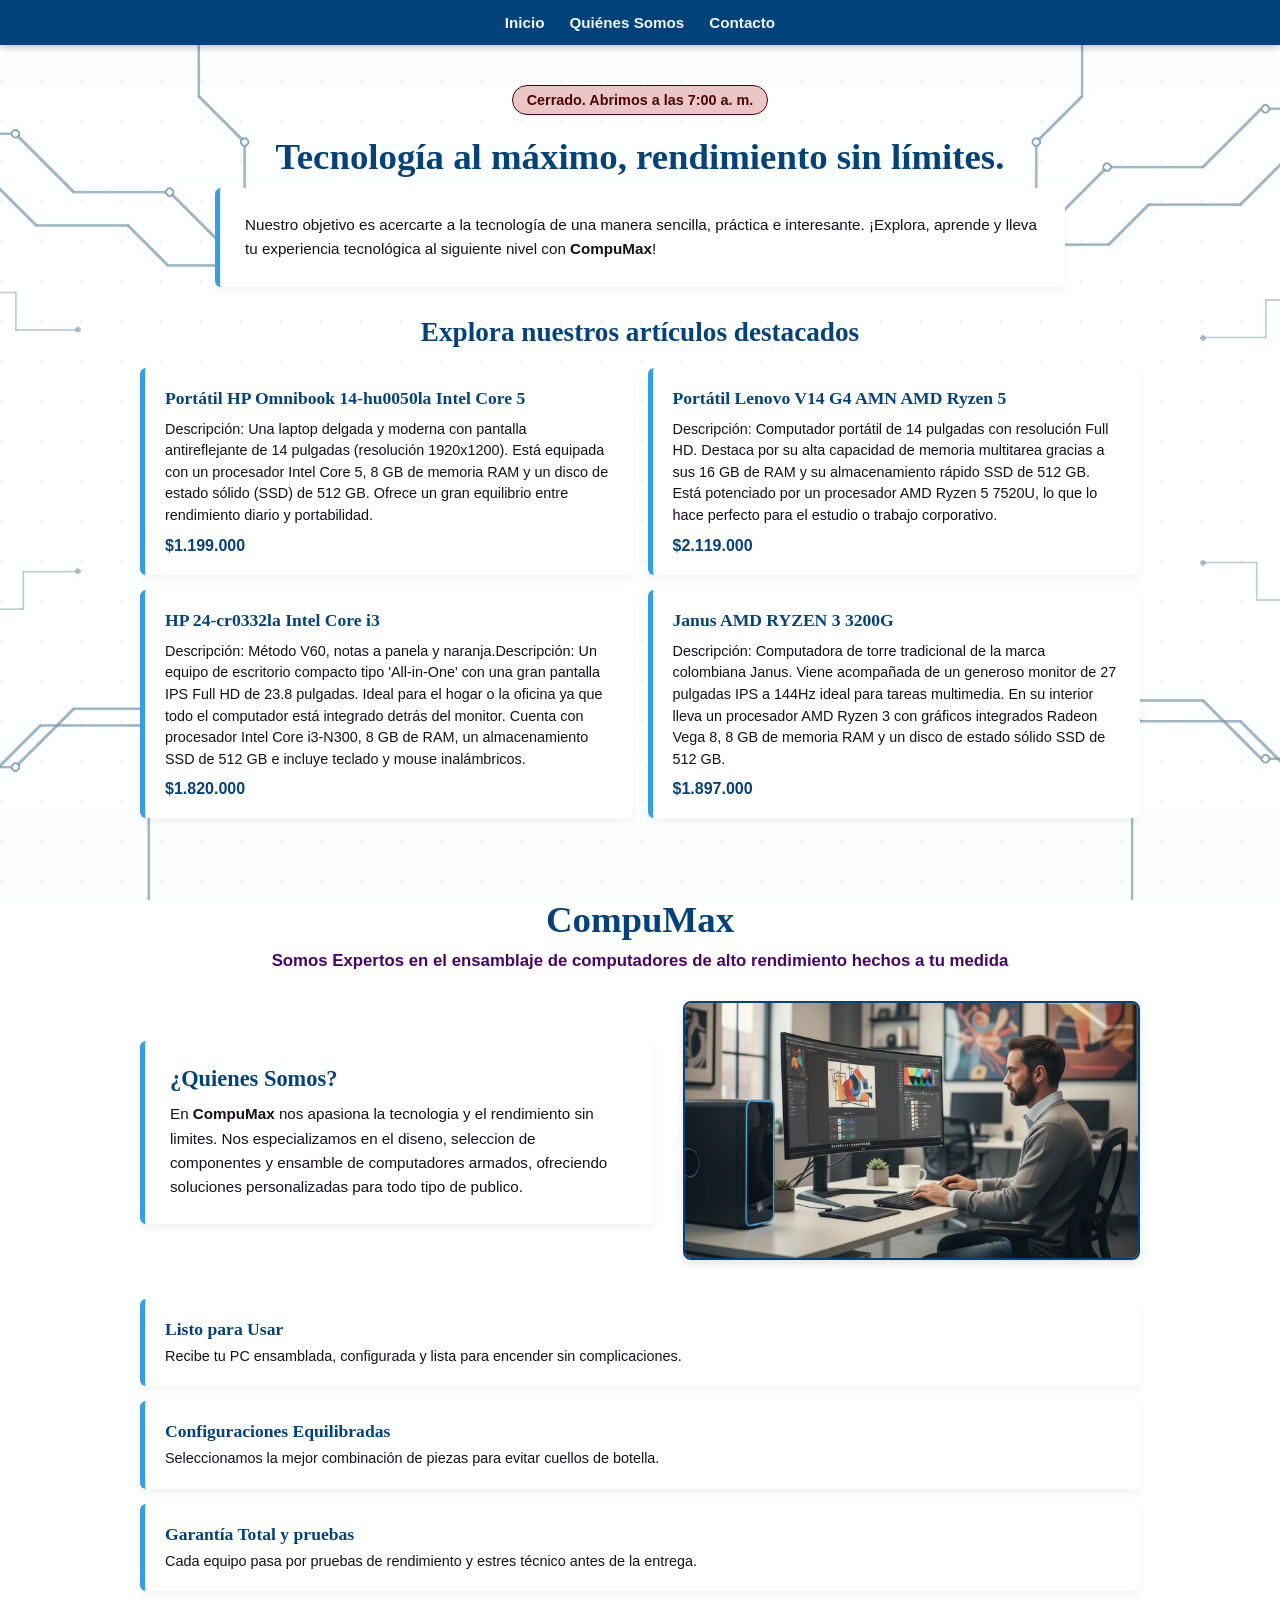
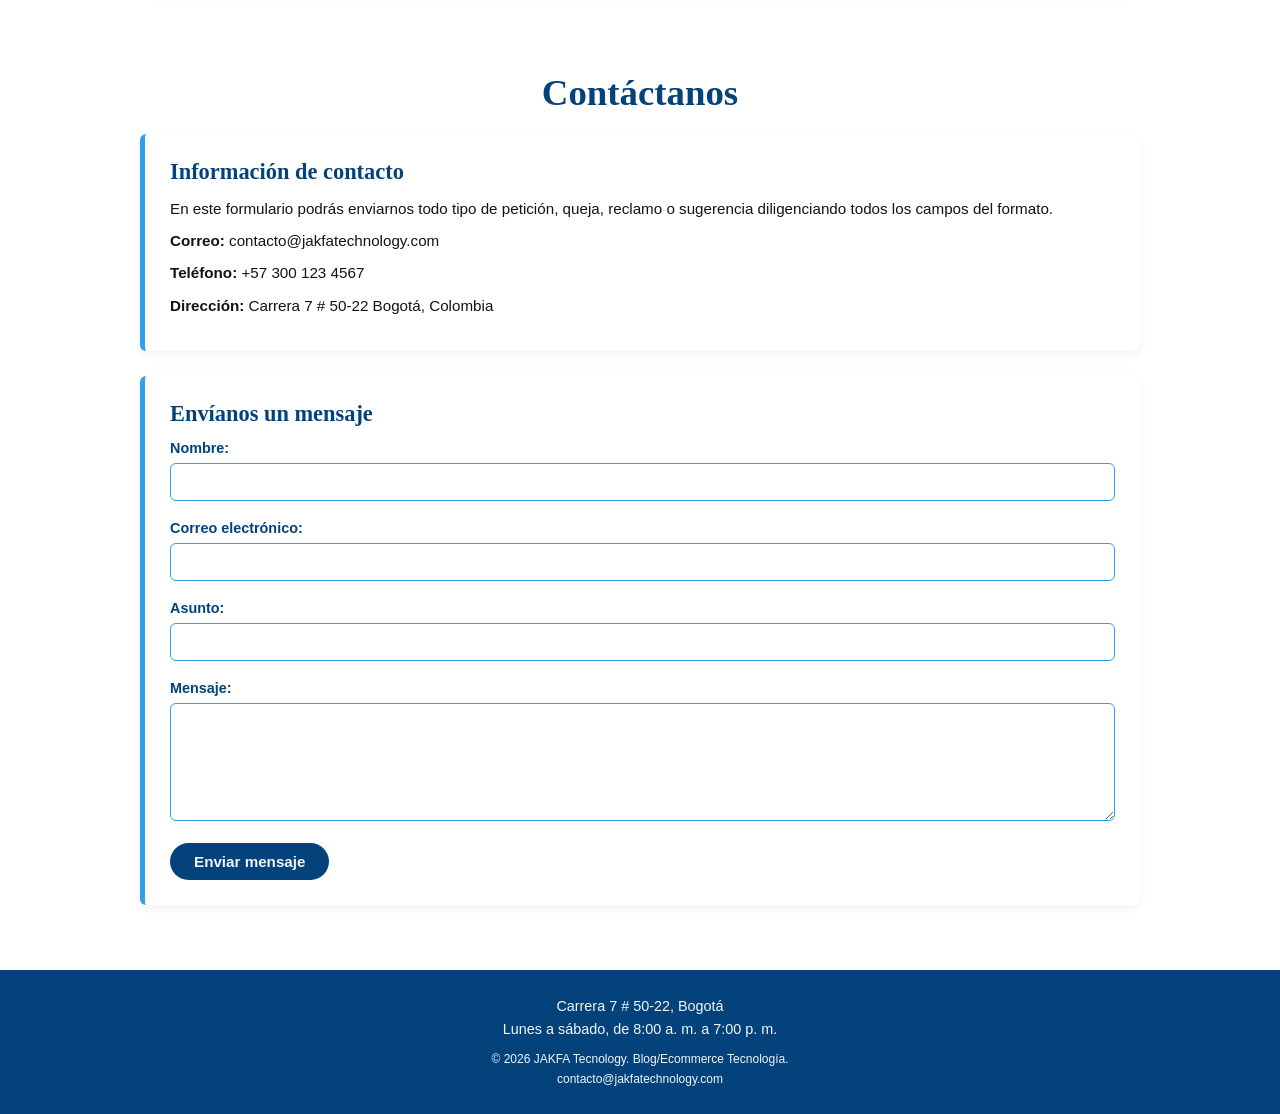
<file: index.html>
<!DOCTYPE html>
<html lang="es">
<head>
    <meta charset="UTF-8">
    <meta name="viewport" content="width=device-width, initial-scale=1.0">
    <link rel="stylesheet" href="styles.css">
    <link rel="shortcut icon" href="https://as2.ftcdn.net/v2/jpg/21/48/98/01/1000_F_2148980123_aWvKl9y2dNg3GNRp71JVINZ60YCarmnk.jpg" type="image/x-icon">
    <title>JAKFA Tecnology</title>
    <link rel="stylesheet" href="styles.css">
</head>
<body>
    <!-- ===== MENÚ DE NAVEGACIÓN =====-->
<nav class="menu">
    <a href="#inicio">Inicio</a>               
    <a href="#quienessomos">Quiénes Somos</a>  
    <a href="#contacto">Contacto</a>          
</nav>
    <div class="contenedorPrincipal">

        <section class="inicio" id="inicio">
            <div class="contenedorInicio">
                <div class="headerInicio">
                    <p id="estado" class="estado">Consultando horario...</p>
                    <h1>Tecnología al máximo, rendimiento sin límites.</h1>
                    <p class="intro">
                        Nuestro objetivo es acercarte a la tecnología de una manera sencilla, práctica e interesante. ¡Explora, aprende y lleva tu experiencia tecnológica al siguiente nivel con <strong>CompuMax</strong>!
                    </p>
                </div>
                <section id="catalogo" class="catalogo">
                    <h2>Explora nuestros artículos destacados</h2>
                    <ul id="menu" class="articulos"></ul>
                </section>
            </div>
        </section>

        <section class="quienesSomos" id="quienessomos">
            <div class="contenedorSomos">
                
                <div class="headerSomos">
                    <h2>CompuMax</h2>
                    <p class="infSomos">Somos Expertos en el ensamblaje de computadores de alto rendimiento hechos a tu medida</p>
                </div>
                
                <div class="imginfSomos">
                    <div class="introSomos">
                        <h3>¿Quienes Somos?</h3>
                        <p>
                            En <strong>CompuMax</strong> nos apasiona la tecnologia y el rendimiento sin limites. 
                            Nos especializamos en el diseno, seleccion de componentes y ensamble de computadores armados, 
                            ofreciendo soluciones personalizadas para todo tipo de publico.
                        </p>
                    </div>

                    <div class="imagenSomos">
                        <img src="imgs/img1.webp" alt="imagen corporativa">
                    </div>
                </div>

                <div class="ventajasSomos">
                    <div class="tarjetaSomos">
                        <h4>Listo para Usar</h4>
                        <p>Recibe tu PC ensamblada, configurada y lista para encender sin complicaciones.</p>
                    </div>

                    <div class="tarjetaSomos">
                        <h4>Configuraciones Equilibradas</h4>
                        <p>Seleccionamos la mejor combinación de piezas para evitar cuellos de botella.</p>
                    </div>

                    <div class="tarjetaSomos">
                        <h4>Garantía Total y pruebas</h4>
                        <p>Cada equipo pasa por pruebas de rendimiento y estres técnico antes de la entrega.</p>
                    </div>
                </div>
            </div>
        </section>

        <section class="contacto" id="contacto">
            <div class="contenedorContacto">

                <div class="headerContacto">
                    <h2>Contáctanos</h2>
                </div>

                <div class="tarjetaContacto">
                    <h3>Información de contacto</h3>
                    <p>
                        En este formulario podrás enviarnos todo tipo de petición,
                        queja, reclamo o sugerencia diligenciando todos los campos
                        del formato.
                    </p>
                    <p><strong>Correo:</strong> contacto@jakfatechnology.com</p>
                    <p><strong>Teléfono:</strong> +57 300 123 4567</p>
                    <p><strong>Dirección:</strong> Carrera 7 # 50-22 Bogotá, Colombia</p>
                </div>

                <div class="tarjetaContacto">
                    <h3>Envíanos un mensaje</h3>

                    <form id="formularioContacto">

                        <div>
                            <label for="nombre">Nombre:</label><br>
                            <input type="text" id="nombre" name="nombre" required>
                        </div>

                        <br>

                        <div>
                            <label for="correo">Correo electrónico:</label><br>
                            <input type="email" id="correo" name="correo" required>
                        </div>

                        <br>

                        <div>
                            <label for="asunto">Asunto:</label><br>
                            <input type="text" id="asunto" name="asunto">
                        </div>

                        <br>

                        <div>
                            <label for="mensaje">Mensaje:</label><br>
                            <textarea id="mensaje" name="mensaje" rows="6" cols="40" required></textarea>
                        </div>

                        <br>

                        <button type="submit">Enviar mensaje</button>

                    </form>
                </div>

            </div>
        </section>

    </div>
    <footer>
        <address>
            Carrera 7 # 50-22, Bogotá<br>
            Lunes a sábado, de 8:00 a. m. a 7:00 p. m.
        </address>
        <small>
            © 2026 JAKFA Tecnology. Blog/Ecommerce Tecnología.
            <p>contacto@jakfatechnology.com</p>
        </small>
    </footer>

    <script src="app.js" defer></script>

    <script>
    const formulario = document.getElementById("formularioContacto");

    formulario.addEventListener("submit", function(event) {

        event.preventDefault();

        alert("Formulario enviado correctamente");

        formulario.reset();

        document.getElementById("nombre").focus();

    });

</script>
</body>
</html>
</file>
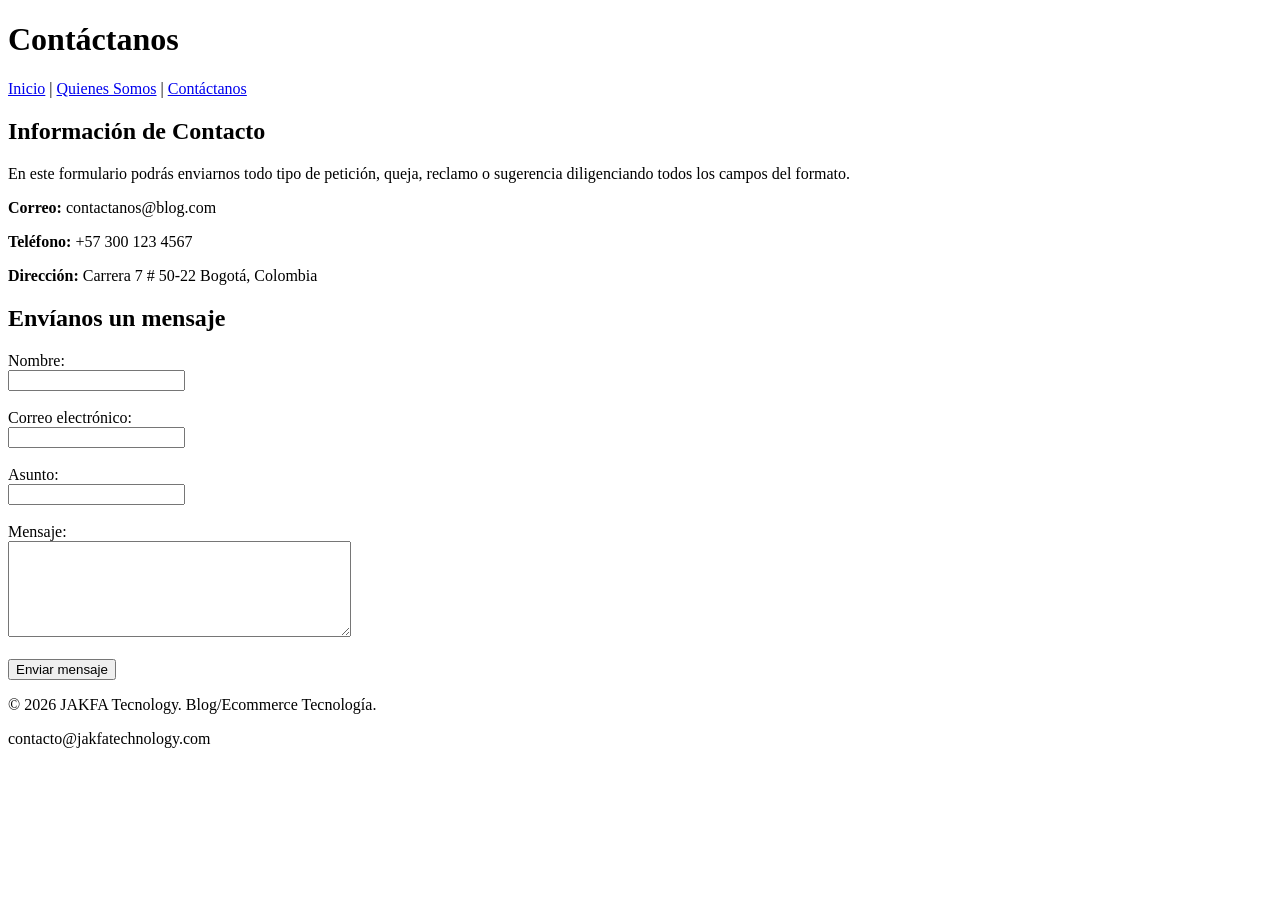
<file: Prueba/contactenos.html>
<!DOCTYPE html>
<html lang="es">
<head>
    <meta charset="UTF-8">
    <meta name="viewport" content="width=device-width, initial-scale=1.0">
    <title>Contáctanos</title>
</head>
<body>

    <header>
        <h1>Contáctanos</h1>
    </header>

    <nav>
        <a href="index.html">Inicio</a> |
        <a href="index.html#quienessomos">Quienes Somos</a> |
        <a href="contactenos.html">Contáctanos</a>
    </nav>

    <main>

        <section>
            <h2>Información de Contacto</h2>
            <p>
                En este formulario podrás 
                enviarnos todo tipo de petición, queja, reclamo o sugerencia diligenciando todos los campos del formato.
            </p>

            <p><strong>Correo:</strong> contactanos@blog.com</p>

            <p><strong>Teléfono:</strong> +57 300 123 4567</p>

            <p><strong>Dirección:</strong> Carrera 7 # 50-22 Bogotá, Colombia</p>
        </section>

        <section>
            <h2>Envíanos un mensaje</h2>

            <form>

                <div>
                    <label for="nombre">Nombre:</label>
                    <br>
                    <input type="text" id="nombre" name="nombre" required>
                </div>

                <br>

                <div>
                    <label for="correo">Correo electrónico:</label>
                    <br>
                    <input type="email" id="correo" name="correo" required>
                </div>

                <br>

                <div>
                    <label for="asunto">Asunto:</label>
                    <br>
                    <input type="text" id="asunto" name="asunto">
                </div>

                <br>

                <div>
                    <label for="mensaje">Mensaje:</label>
                    <br>
                    <textarea
                        id="mensaje"
                        name="mensaje"
                        rows="6"
                        cols="40"
                        required></textarea>
                </div>

                <br>

                <button type="submit">
                    Enviar mensaje
                </button>
            </form>
        </section>

    </main>

    <footer>
        <p>© 2026 JAKFA Tecnology. Blog/Ecommerce Tecnología.</p>
        <p>contacto@jakfatechnology.com</p>
    </footer>

<script>
    const formulario = document.querySelector("form");
    formulario.addEventListener("submit", function(event) {
        event.preventDefault();

        alert("Formulario enviado correctamente");

        formulario.reset();

        document.getElementById("nombre").focus();
    });
</script>

</body>
</html>
</file>
<file: styles.css>
:root {
    --azulmain: rgb(4, 66, 124);
    --lowblue: rgb(51, 159, 231); 
    --negro: rgba(8, 5, 14, 0.952);
    --blanco: rgb(241, 245, 252);
    --verde: rgb(3, 82, 85); 
    --morado: rgb(73, 4, 105);
    --fuente-titulos: 'Copperplate', fantasy;
    --fuente-parrafos: 'Verdana', sans-serif;
}

html {
    scroll-behavior: smooth;
    scroll-padding-top: 70px; /* evita que el menú tape el título de cada sección */
}

* {
    margin: 0;
    padding: 0;
    box-sizing: border-box;
}

body {
    background-image: url('./imgs/21f490d6-a3f4-44b3-9223-4387cd8935e2.jpg');
    background-size: cover;
    background-position: center;
    background-repeat: no-repeat;
    background-attachment: fixed;
}

/* ===== Inicio ===== */
.inicio {
    color: var(--negro);
    padding: 40px 20px;
    font-family: var(--fuente-parrafos);
}

.contenedorInicio {
    width: 85%;
    max-width: 1000px;
    margin: 0 auto;
    text-align: center;
}

.headerInicio h1 {
    margin: 10px 0;
    color: var(--azulmain);
    font-family: var(--fuente-titulos);
    font-size: 2.3rem;
    text-shadow: 0 1px 3px rgba(255, 255, 255, 0.9);
}

.inicio .estado {
    display: inline-block;
    margin: 0 0 10px;
    padding: 6px 14px;
    border-radius: 999px;
    border: 1px solid var(--lowblue);
    background-color: var(--blanco);
    color: var(--azulmain);
    font-size: 0.9rem;
    font-weight: bold;
}

.inicio .intro {
    max-width: 850px;
    margin: 0 auto 30px;
    padding: 25px;
    border-left: 5px solid var(--lowblue);
    border-radius: 6px;
    background-color: white;
    box-shadow: 0 4px 10px rgba(0, 0, 0, 0.05);
    font-size: 0.95rem;
    line-height: 1.6;
    text-align: left;
}

.catalogo h2 {
    margin-bottom: 20px;
    color: var(--azulmain);
    font-family: var(--fuente-titulos);
    font-size: 1.7rem;
    text-shadow: 0 1px 3px rgba(255, 255, 255, 0.9);
}

.articulos {
    display: grid;
    grid-template-columns: repeat(2, minmax(0, 1fr));
    gap: 15px;
    padding: 0;
    list-style: none;
    text-align: left;
}

.inicio .producto {
    padding: 20px;
    border-left: 5px solid var(--lowblue);
    border-radius: 6px;
    background-color: white;
    box-shadow: 0 4px 10px rgba(0, 0, 0, 0.05);
    transition: transform 0.3s ease, background-color 0.3s ease, box-shadow 0.3s ease;
}

.inicio .producto:hover {
    background-color: var(--blanco);
    transform: translateY(-4px);
    box-shadow: 0 6px 15px rgba(4, 66, 124, 0.15);
}

.inicio .producto h3 {
    margin-bottom: 10px;
    color: var(--azulmain);
    font-family: var(--fuente-titulos);
    font-size: 1.1rem;
}

.inicio .producto p {
    margin-bottom: 10px;
    font-size: 0.9rem;
    line-height: 1.5;
}

.inicio .precio {
    color: var(--azulmain);
    font-weight: bold;
}

.inicio .abierto {
    border-color: rgb(3, 82, 85);
    background-color: rgb(181, 238, 181);
    color: rgb(4, 85, 4);
}

.inicio .cerrado {
    border-color: rgb(78, 5, 5);
    background-color: rgb(235, 198, 198);
    color: rgb(78, 5, 5);
}

@media (max-width: 650px) {
    .contenedorInicio {
        width: 100%;
    }

    .headerInicio h1 {
        font-size: 1.8rem;
    }

    .inicio .intro {
        padding: 20px;
    }

    .catalogo h2 {
        font-size: 1.4rem;
    }

    .articulos {
        grid-template-columns: 1fr;
    }

    .imginfSomos {
        flex-direction: column;
    }
}

/* seccion quienes somos*/
.quienesSomos {
    color: var(--negro);
    padding: 40px 20px;
    font-family: var(--fuente-parrafos);
}

.contenedorSomos {
    width: 85%;
    max-width: 1000px;
    margin: 0 auto;
    text-align: center;
}

.headerSomos h2 {
    font-family: var(--fuente-titulos);
    color: var(--azulmain);
    font-size: 2.3rem;
    margin-bottom: 10px;
    text-shadow: 0 1px 3px rgba(255, 255, 255, 0.9);
}

.infSomos {
    color: var(--morado);
    font-weight: bold;
    font-size: 1.05rem;
    margin-bottom: 30px;
    text-shadow: 0 1px 3px rgba(255, 255, 255, 0.9);
}

.imginfSomos {
    display: flex;
    align-items: center;
    justify-content: space-between;
    gap: 30px;
    margin-bottom: 35px;
    text-align: left;
}

.introSomos {
    flex: 1;
    background-color: white;
    padding: 25px;
    border-left: 5px solid var(--lowblue);
    border-radius: 6px;
    box-shadow: 0 4px 10px rgba(0, 0, 0, 0.05);
}

.introSomos h3 {
    font-family: var(--fuente-titulos);
    color: var(--azulmain);
    font-size: 1.4rem;
    margin-bottom: 10px;
}

.introSomos p {
    font-size: 0.95rem;
    line-height: 1.6;
}

.imagenSomos {
    flex: 1;
    text-align: center;
}

.imagenSomos img {
    max-width: 100%;
    height: auto;
    border-radius: 8px;
    border: 2px solid var(--azulmain);
    box-shadow: 0 4px 10px rgba(0, 0, 0, 0.1);
}

.ventajasSomos {
    display: flex;
    flex-direction: column;
    gap: 15px;
}

.tarjetaSomos {
    background-color: white;
    padding: 20px;
    border-left: 5px solid var(--lowblue);
    border-radius: 6px;
    text-align: left;
    box-shadow: 0 4px 10px rgba(0, 0, 0, 0.05);
    transition: transform 0.3s ease, background-color 0.3s ease, box-shadow 0.3s ease;
}

.tarjetaSomos:hover {
    background-color: var(--blanco);
    transform: translateY(-4px);
    box-shadow: 0 6px 15px rgba(4, 66, 124, 0.15);
}

.tarjetaSomos h4 {
    font-family: var(--fuente-titulos);
    color: var(--azulmain);
    margin-bottom: 6px;
    font-size: 1.1rem;
}

.tarjetaSomos p {
    font-size: 0.9rem;
    line-height: 1.4;
}

 
/* ===== Barra de navegación (index y contactenos) ===== */
nav {
    position: sticky;
    top: 0;
    z-index: 1000;
    box-shadow: 0 2px 8px rgba(0, 0, 0, 0.25);
    display: flex;
    justify-content: center;
    flex-wrap: wrap;
    gap: 10px 25px;
    padding: 14px 20px;
    background-color: var(--azulmain);
    font-family: var(--fuente-parrafos);
    font-size: 0; /* oculta los separadores "|" del HTML */
}
 
nav a {
    color: var(--blanco);
    font-size: 0.95rem;
    font-weight: bold;
    text-decoration: none;
    transition: color 0.3s ease;
}
 
nav a:hover {
    color: var(--lowblue);
}
 
/* ===== Pie de página (index y contactenos) ===== */
footer {
    padding: 25px 20px;
    background-color: var(--azulmain);
    color: var(--blanco);
    font-family: var(--fuente-parrafos);
    font-size: 0.9rem;
    line-height: 1.6;
    text-align: center;
}
 
footer address {
    font-style: normal;
    margin-bottom: 6px;
}

/* ===== Sección Contáctanos ===== */
.contacto {
    padding: 40px 20px;
    color: var(--negro);
    font-family: var(--fuente-parrafos);
}

.contenedorContacto {
    width: 85%;
    max-width: 1000px;
    margin: 0 auto;
}

.headerContacto h2 {
    margin-bottom: 20px;
    color: var(--azulmain);
    font-family: var(--fuente-titulos);
    font-size: 2.3rem;
    text-align: center;
    text-shadow: 0 1px 3px rgba(255, 255, 255, 0.9);
}

.tarjetaContacto {
    margin-bottom: 25px;
    padding: 25px;
    border-left: 5px solid var(--lowblue);
    border-radius: 6px;
    background-color: white;
    box-shadow: 0 4px 10px rgba(0, 0, 0, 0.05);
    text-align: left;
    transition: transform 0.3s ease, background-color 0.3s ease, box-shadow 0.3s ease;
}

.tarjetaContacto:hover {
    background-color: var(--blanco);
    transform: translateY(-4px);
    box-shadow: 0 6px 15px rgba(4, 66, 124, 0.15);
}

.tarjetaContacto h3 {
    margin-bottom: 12px;
    color: var(--azulmain);
    font-family: var(--fuente-titulos);
    font-size: 1.4rem;
}

.tarjetaContacto p {
    margin-bottom: 8px;
    font-size: 0.95rem;
    line-height: 1.6;
}

.contacto label {
    color: var(--azulmain);
    font-size: 0.9rem;
    font-weight: bold;
}

.contacto input,
.contacto textarea {
    width: 100%;
    max-width: 100%;
    margin-top: 6px;
    padding: 10px;
    border: 1px solid var(--lowblue);
    border-radius: 6px;
    background-color: white;
    color: var(--negro);
    font-family: var(--fuente-parrafos);
    font-size: 0.9rem;
}

.contacto textarea {
    resize: vertical;
}

.contacto input:focus,
.contacto textarea:focus {
    outline: none;
    border-color: var(--azulmain);
    box-shadow: 0 0 0 3px rgba(51, 159, 231, 0.3);
}

.contacto button {
    padding: 10px 24px;
    border: none;
    border-radius: 999px;
    background-color: var(--azulmain);
    color: var(--blanco);
    font-family: var(--fuente-parrafos);
    font-size: 0.95rem;
    font-weight: bold;
    cursor: pointer;
    transition: background-color 0.3s ease, transform 0.3s ease;
}

.contacto button:hover {
    background-color: var(--lowblue);
    transform: translateY(-2px);
}

@media (max-width: 650px) {
    .headerContacto h2 {
        font-size: 1.8rem;
    }

    .contenedorContacto {
        width: 100%;
    }
}
</file>
